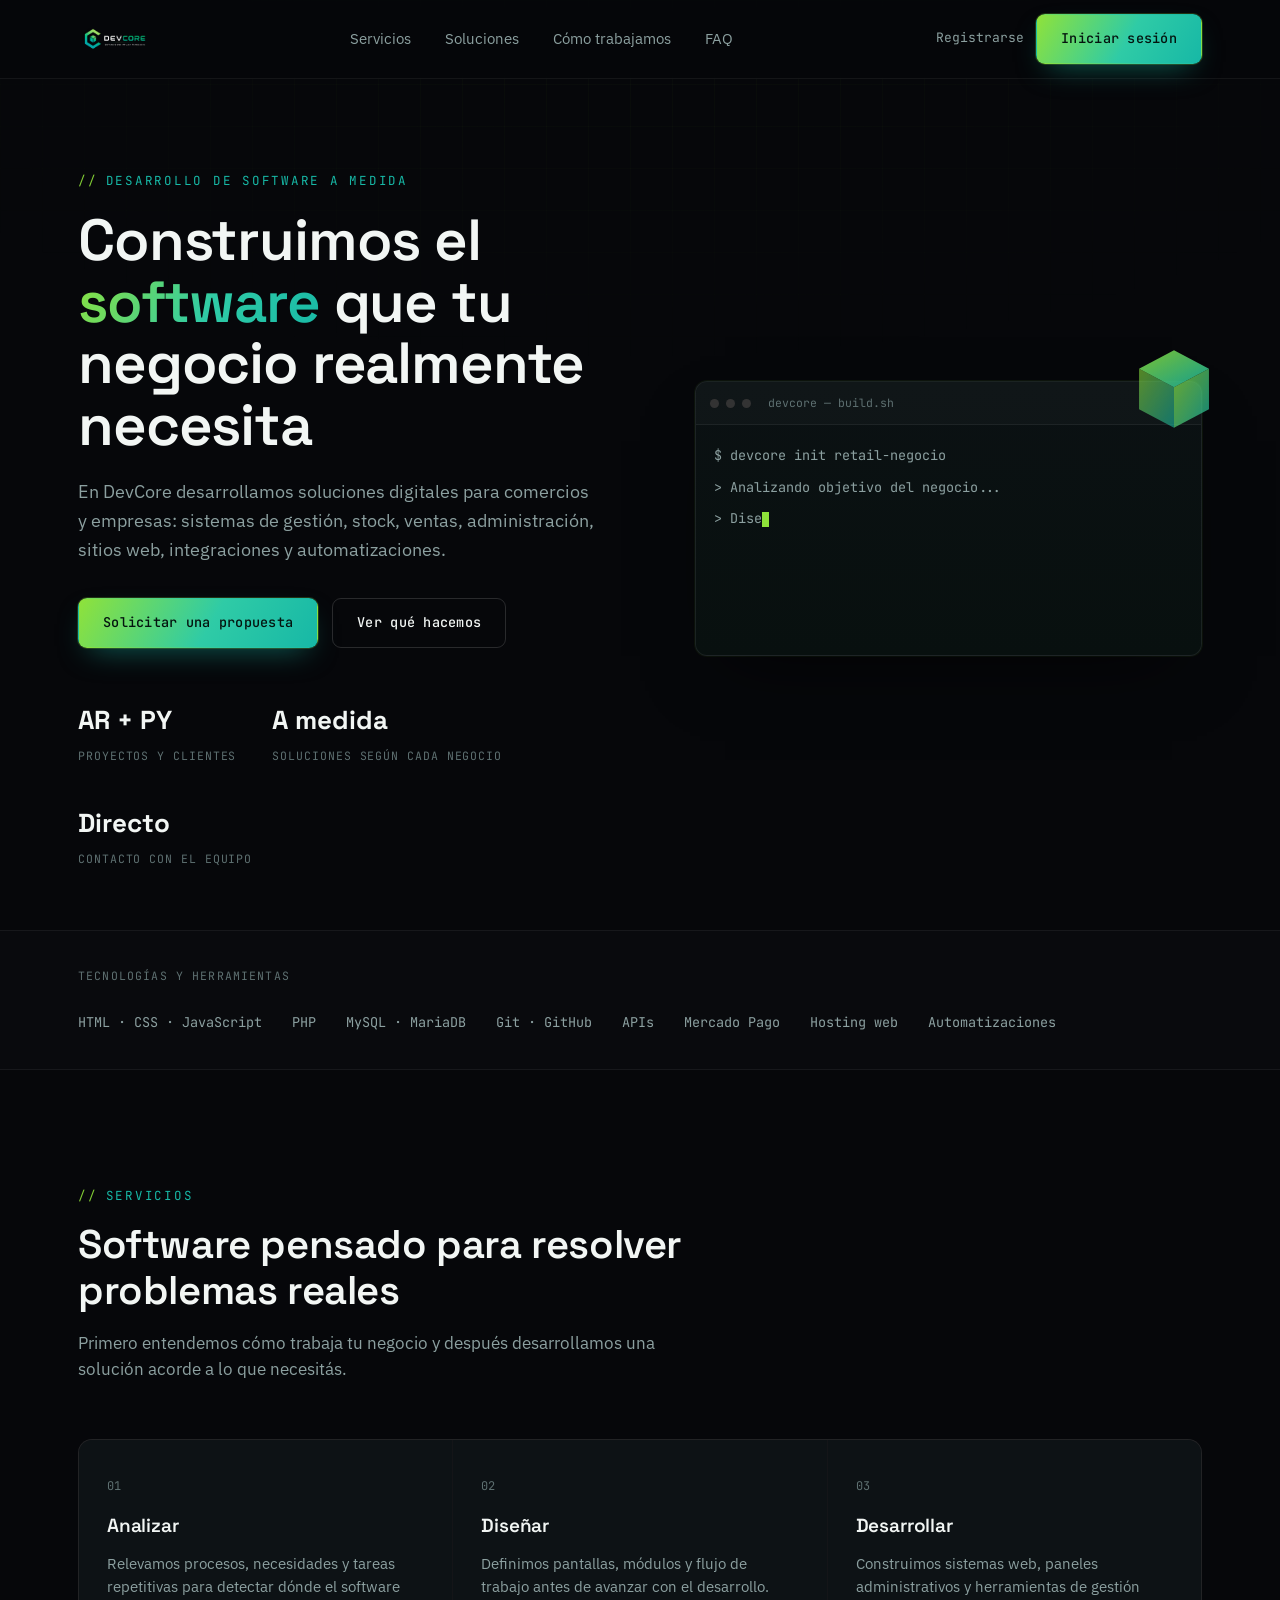
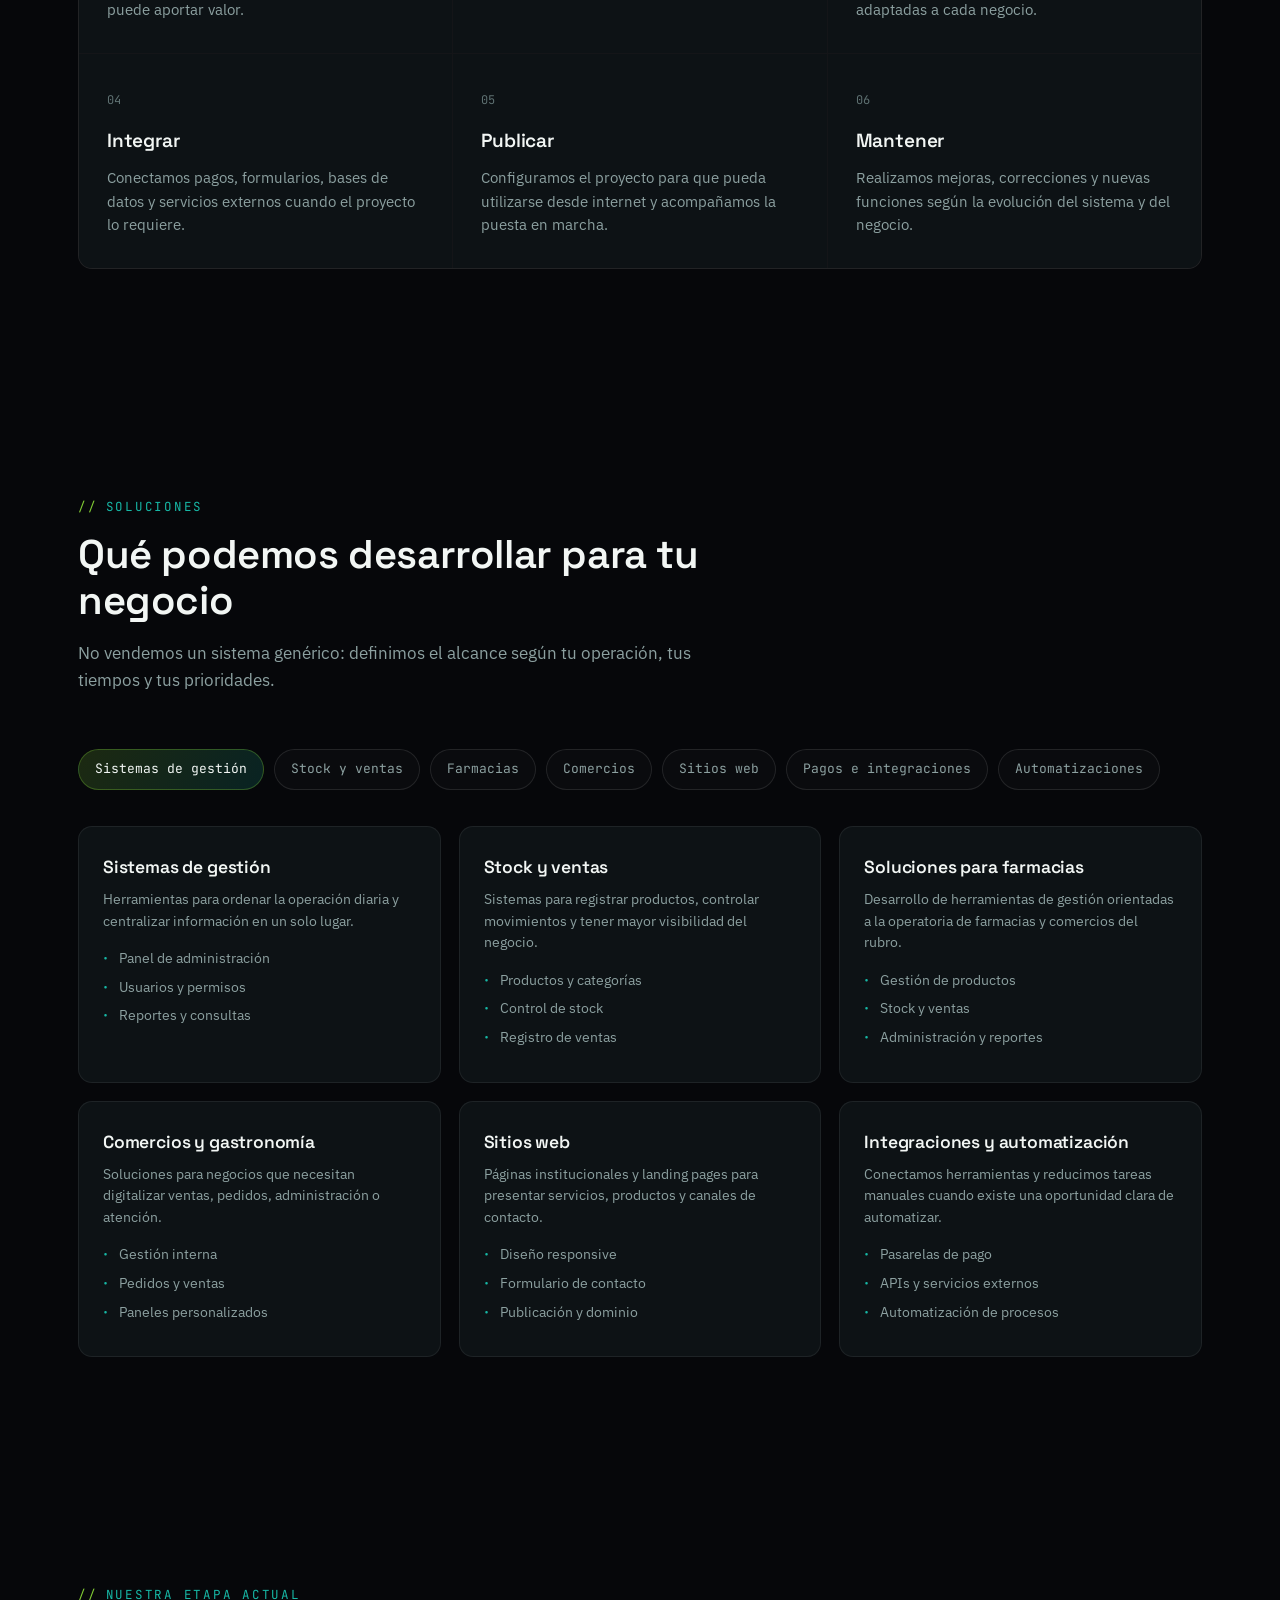
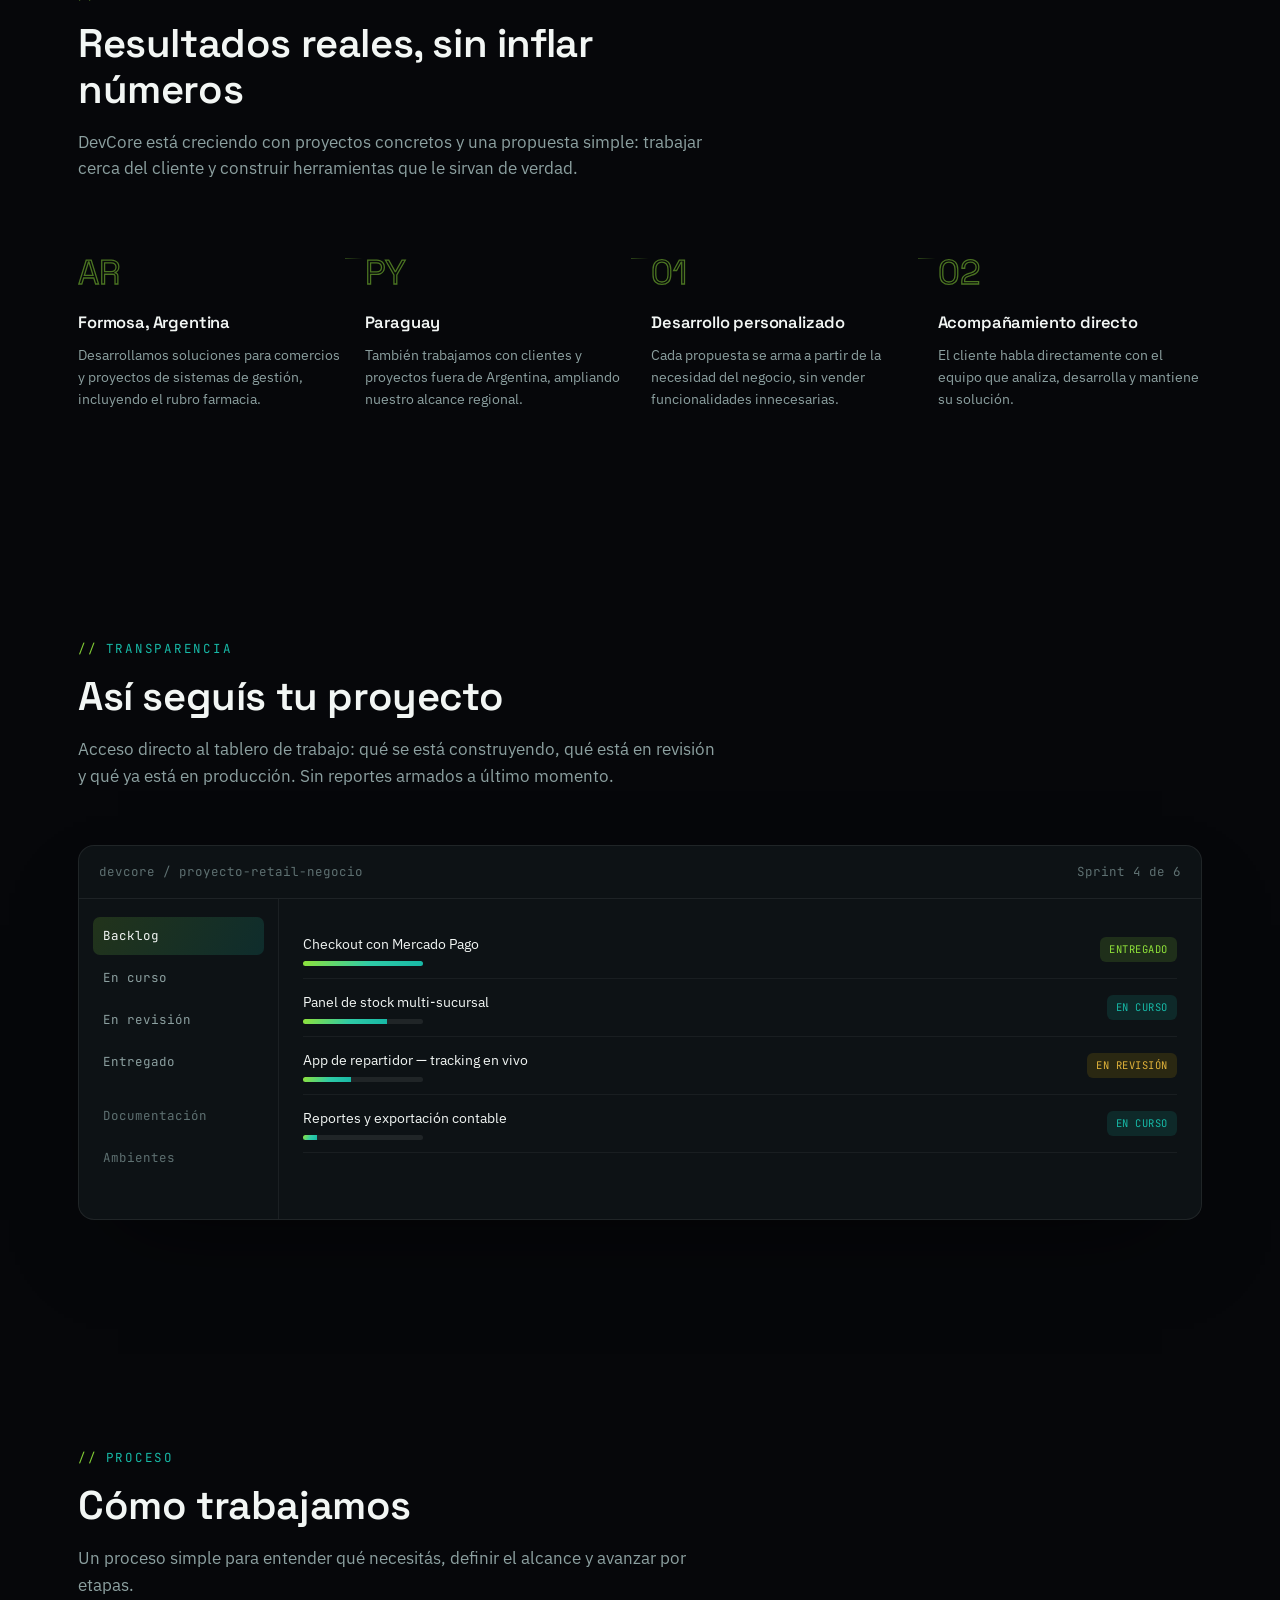
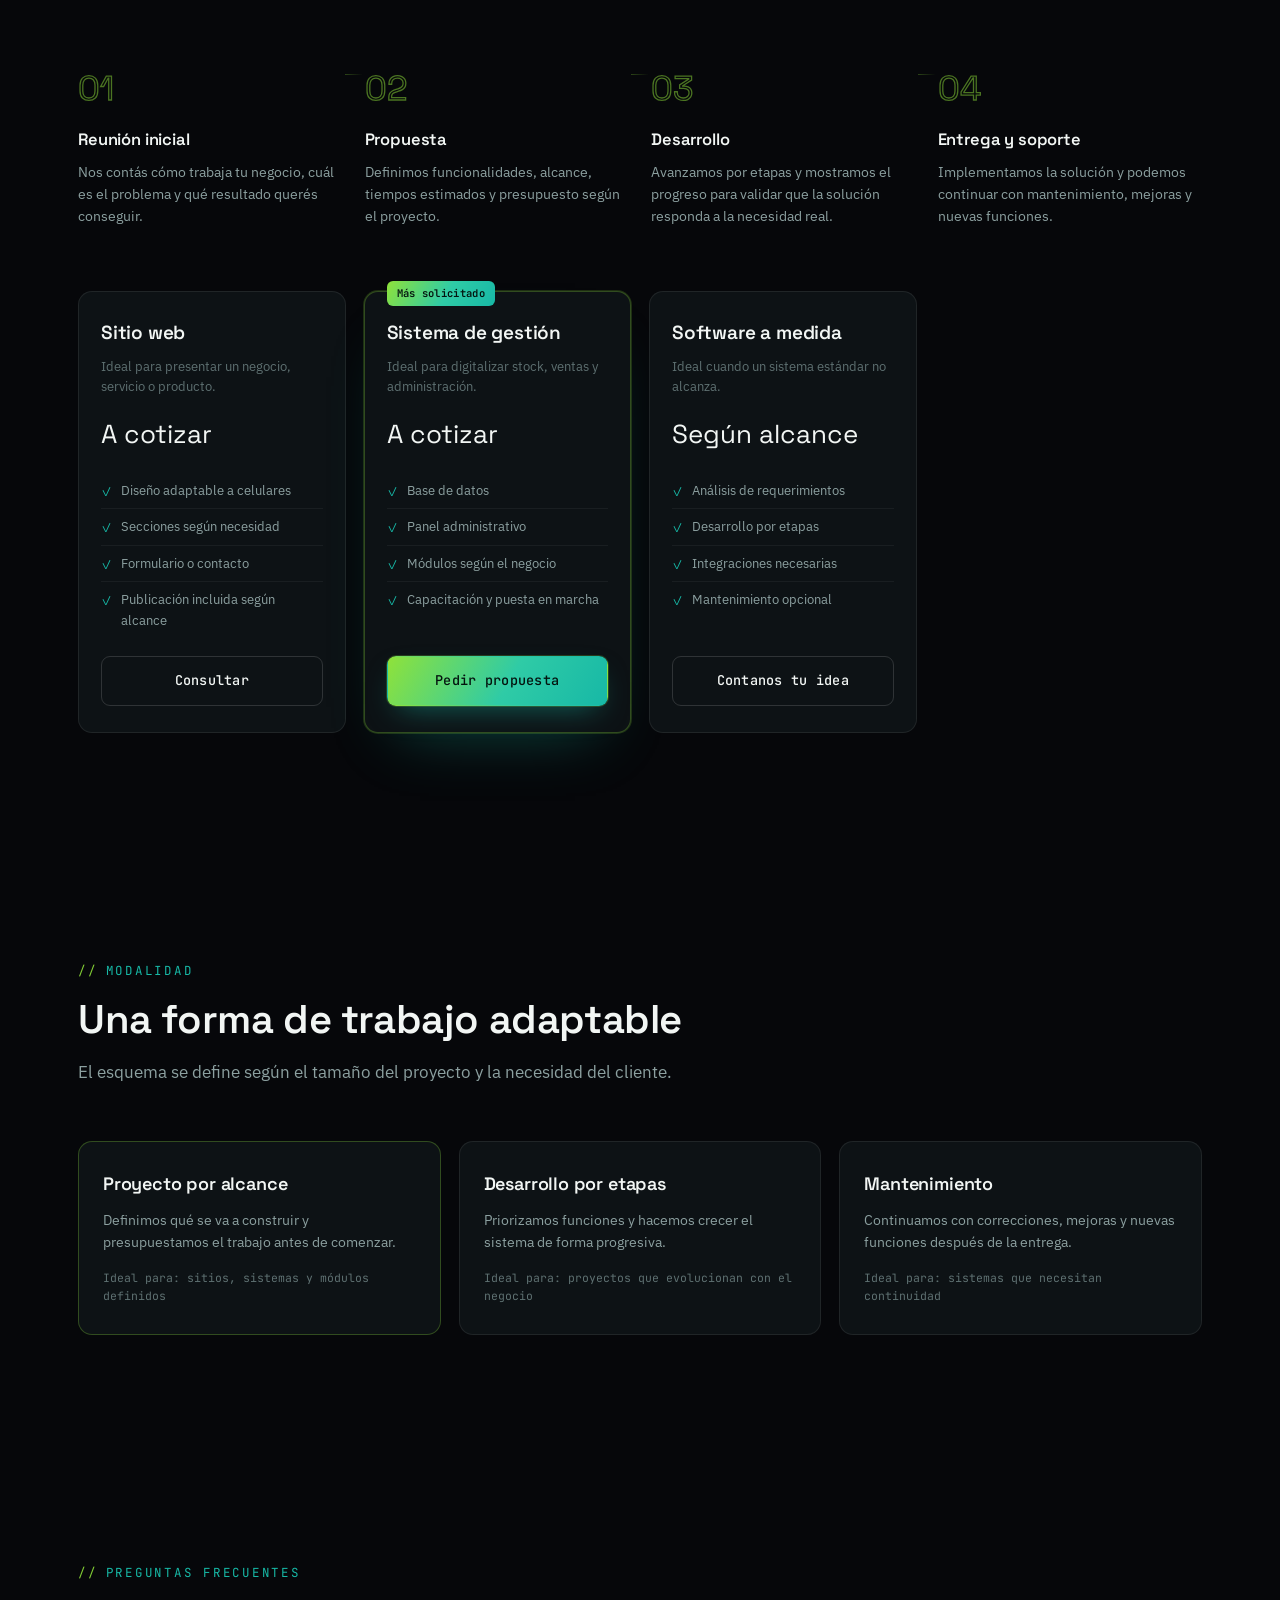
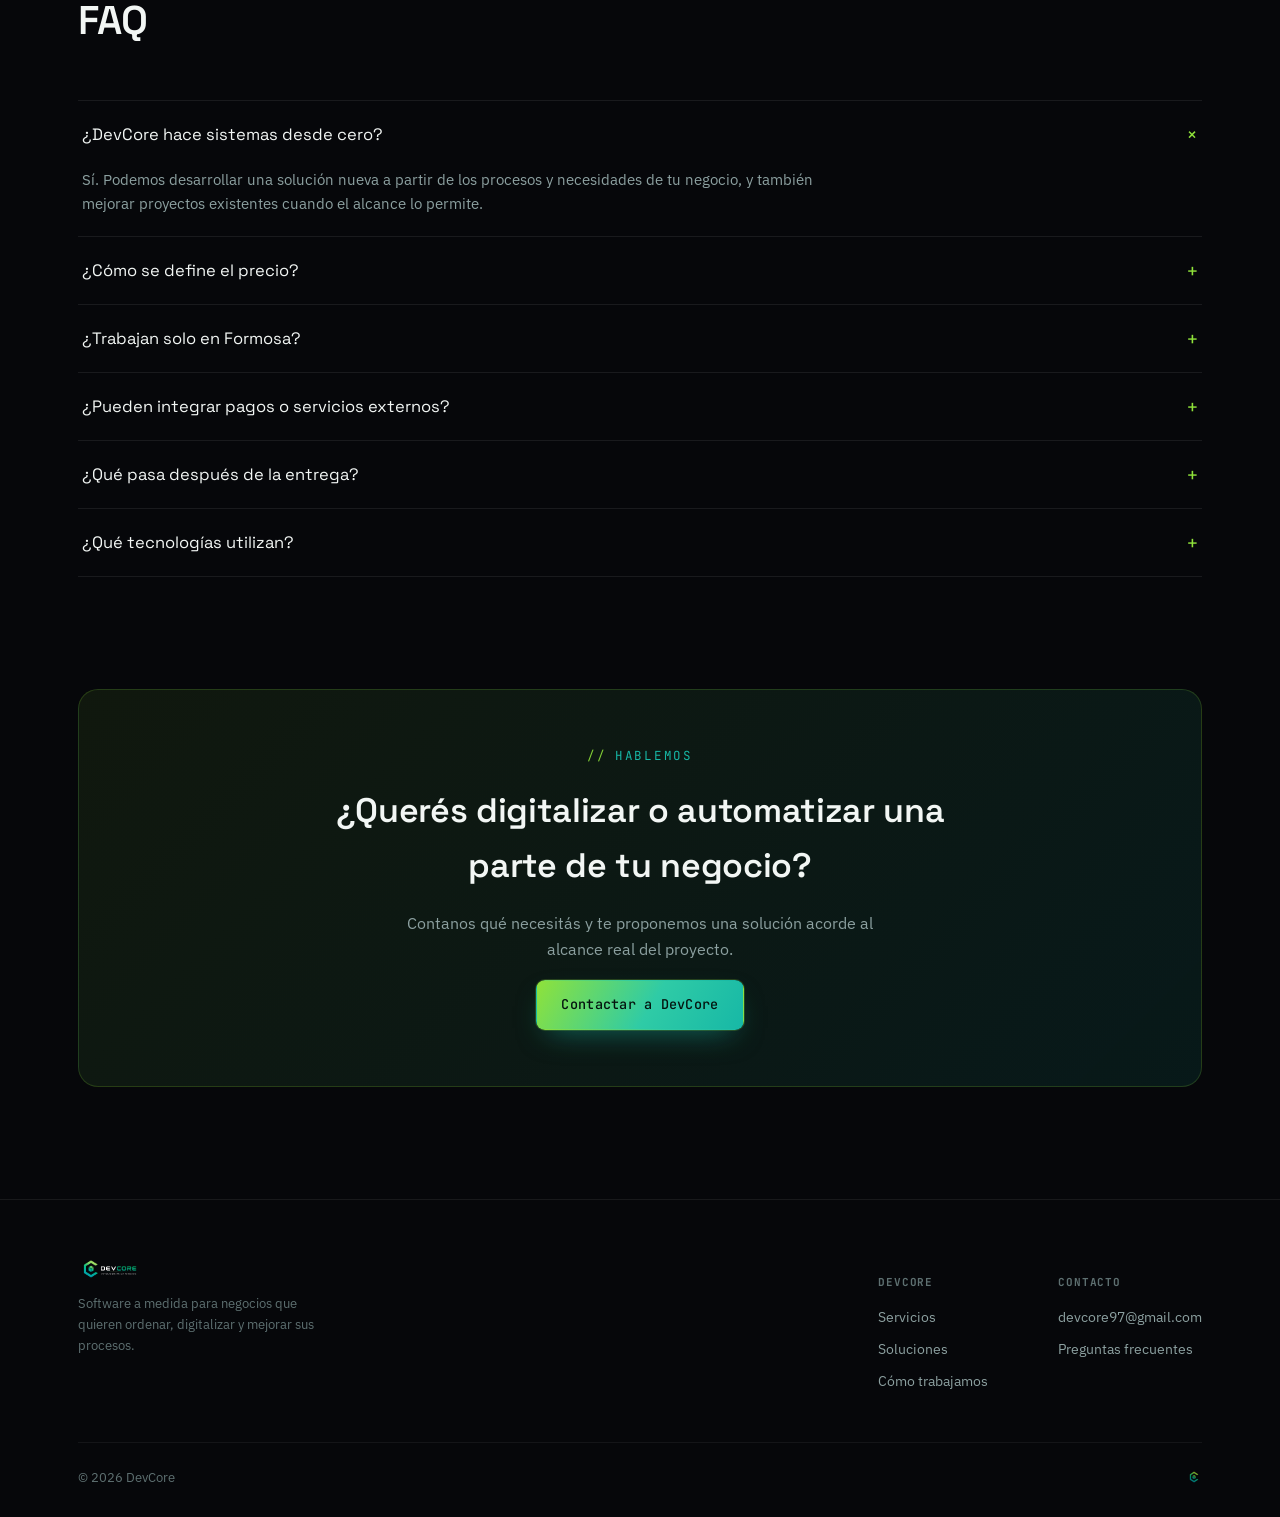
<file: index.html>
<!DOCTYPE html>
<html lang="es-AR">
<head>
<meta charset="UTF-8">
<meta name="viewport" content="width=device-width, initial-scale=1, viewport-fit=cover">
<title>DevCore | Software a medida para tu negocio</title>
<link rel="stylesheet" href="css/style.css">
</head>
<body>

<header class="site">
  <nav class="nav">
    <a href="#" class="nav-logo"><img src="assets/logo-horizontal.webp" alt="DevCore"></a>
    <div class="nav-links">
      <a href="#servicios">Servicios</a>
      <a href="#industrias">Soluciones</a>
      <a href="#planes">Cómo trabajamos</a>
      <a href="#faq">FAQ</a>
    </div>
    <div class="nav-cta">
      <a href="mailto:devcore97@gmail.com" class="nav-login">Contacto</a>
      <a href="mailto:devcore97@gmail.com" class="btn btn-primary">Contanos tu idea</a>
    </div>
    <button class="nav-toggle" aria-label="Menú">☰</button>
  </nav>
</header>

<main>

  <!-- HERO -->
  <section class="hero">
    <div class="wrap hero-grid">
      <div>
        <span class="eyebrow">Desarrollo de software a medida</span>
        <h1>Construimos el <span class="accent">software</span> que tu negocio realmente necesita</h1>
        <p class="sub">En DevCore desarrollamos soluciones digitales para comercios y empresas: sistemas de gestión, stock, ventas, administración, sitios web, integraciones y automatizaciones.</p>
        <div class="hero-cta">
          <a href="mailto:devcore97@gmail.com" class="btn btn-primary">Solicitar una propuesta</a>
          <a href="#servicios" class="btn btn-ghost">Ver qué hacemos</a>
        </div>
        <div class="hero-stats">
          <div class="hero-stat"><b>AR + PY</b><span>Proyectos y clientes</span></div>
          <div class="hero-stat"><b>A medida</b><span>Soluciones según cada negocio</span></div>
          <div class="hero-stat"><b>Directo</b><span>Contacto con el equipo</span></div>
        </div>
      </div>
      <div class="hero-visual reveal">
        <svg class="cube-float" viewBox="0 0 100 100" xmlns="http://www.w3.org/2000/svg">
          <defs>
            <linearGradient id="cubeGrad" x1="0" y1="0" x2="1" y2="1">
              <stop offset="0%" stop-color="#8FE23A"/>
              <stop offset="100%" stop-color="#17B8A6"/>
            </linearGradient>
          </defs>
          <polygon points="50,8 88,28 50,48 12,28" fill="url(#cubeGrad)" opacity="0.95"/>
          <polygon points="12,28 50,48 50,92 12,72" fill="url(#cubeGrad)" opacity="0.65"/>
          <polygon points="88,28 50,48 50,92 88,72" fill="url(#cubeGrad)" opacity="0.8"/>
        </svg>
        <div class="term">
          <div class="term-bar">
            <div class="term-dot"></div><div class="term-dot"></div><div class="term-dot"></div>
            <span class="label">devcore — build.sh</span>
          </div>
          <div class="term-body" id="termBody"></div>
        </div>
      </div>
    </div>
  </section>

  <!-- STACK BELT -->
  <div class="stack-belt">
    <div class="wrap">
      <span class="stack-label">Tecnologías y herramientas</span>
      <div class="stack-items">
        <span>HTML · CSS · JavaScript</span>
        <span>PHP</span>
        <span>MySQL · MariaDB</span>
        <span>Git · GitHub</span>
        <span>APIs</span>
        <span>Mercado Pago</span>
        <span>Hosting web</span>
        <span>Automatizaciones</span>
      </div>
    </div>
  </div>

  <!-- SERVICIOS -->
  <section class="section" id="servicios">
    <div class="wrap">
      <div class="section-head reveal">
        <span class="eyebrow">Servicios</span>
        <h2>Software pensado para resolver problemas reales</h2>
        <p class="lead">Primero entendemos cómo trabaja tu negocio y después desarrollamos una solución acorde a lo que necesitás.</p>
      </div>
      <div class="pillars reveal">
        <div class="pillar">
          <span class="pillar-num">01</span>
          <h3>Analizar</h3>
          <p>Relevamos procesos, necesidades y tareas repetitivas para detectar dónde el software puede aportar valor.</p>
        </div>
        <div class="pillar">
          <span class="pillar-num">02</span>
          <h3>Diseñar</h3>
          <p>Definimos pantallas, módulos y flujo de trabajo antes de avanzar con el desarrollo.</p>
        </div>
        <div class="pillar">
          <span class="pillar-num">03</span>
          <h3>Desarrollar</h3>
          <p>Construimos sistemas web, paneles administrativos y herramientas de gestión adaptadas a cada negocio.</p>
        </div>
        <div class="pillar">
          <span class="pillar-num">04</span>
          <h3>Integrar</h3>
          <p>Conectamos pagos, formularios, bases de datos y servicios externos cuando el proyecto lo requiere.</p>
        </div>
        <div class="pillar">
          <span class="pillar-num">05</span>
          <h3>Publicar</h3>
          <p>Configuramos el proyecto para que pueda utilizarse desde internet y acompañamos la puesta en marcha.</p>
        </div>
        <div class="pillar">
          <span class="pillar-num">06</span>
          <h3>Mantener</h3>
          <p>Realizamos mejoras, correcciones y nuevas funciones según la evolución del sistema y del negocio.</p>
        </div>
      </div>
    </div>
  </section>

  <!-- SOLUCIONES -->
  <section class="section" id="industrias">
    <div class="wrap">
      <div class="section-head reveal">
        <span class="eyebrow">Soluciones</span>
        <h2>Qué podemos desarrollar para tu negocio</h2>
        <p class="lead">No vendemos un sistema genérico: definimos el alcance según tu operación, tus tiempos y tus prioridades.</p>
      </div>
      <div class="chips reveal">
        <span class="chip active">Sistemas de gestión</span>
        <span class="chip">Stock y ventas</span>
        <span class="chip">Farmacias</span>
        <span class="chip">Comercios</span>
        <span class="chip">Sitios web</span>
        <span class="chip">Pagos e integraciones</span>
        <span class="chip">Automatizaciones</span>
      </div>

      <div class="industry-grid reveal">
        <div class="industry-card">
          <h3>Sistemas de gestión</h3>
          <p class="desc">Herramientas para ordenar la operación diaria y centralizar información en un solo lugar.</p>
          <ul>
            <li>Panel de administración</li>
            <li>Usuarios y permisos</li>
            <li>Reportes y consultas</li>
          </ul>
        </div>
        <div class="industry-card">
          <h3>Stock y ventas</h3>
          <p class="desc">Sistemas para registrar productos, controlar movimientos y tener mayor visibilidad del negocio.</p>
          <ul>
            <li>Productos y categorías</li>
            <li>Control de stock</li>
            <li>Registro de ventas</li>
          </ul>
        </div>
        <div class="industry-card">
          <h3>Soluciones para farmacias</h3>
          <p class="desc">Desarrollo de herramientas de gestión orientadas a la operatoria de farmacias y comercios del rubro.</p>
          <ul>
            <li>Gestión de productos</li>
            <li>Stock y ventas</li>
            <li>Administración y reportes</li>
          </ul>
        </div>
        <div class="industry-card">
          <h3>Comercios y gastronomía</h3>
          <p class="desc">Soluciones para negocios que necesitan digitalizar ventas, pedidos, administración o atención.</p>
          <ul>
            <li>Gestión interna</li>
            <li>Pedidos y ventas</li>
            <li>Paneles personalizados</li>
          </ul>
        </div>
        <div class="industry-card">
          <h3>Sitios web</h3>
          <p class="desc">Páginas institucionales y landing pages para presentar servicios, productos y canales de contacto.</p>
          <ul>
            <li>Diseño responsive</li>
            <li>Formulario de contacto</li>
            <li>Publicación y dominio</li>
          </ul>
        </div>
        <div class="industry-card">
          <h3>Integraciones y automatización</h3>
          <p class="desc">Conectamos herramientas y reducimos tareas manuales cuando existe una oportunidad clara de automatizar.</p>
          <ul>
            <li>Pasarelas de pago</li>
            <li>APIs y servicios externos</li>
            <li>Automatización de procesos</li>
          </ul>
        </div>
      </div>
    </div>
  </section>

  <!-- EXPERIENCIA ACTUAL -->
  <section class="section">
    <div class="wrap">
      <div class="section-head reveal">
        <span class="eyebrow">Nuestra etapa actual</span>
        <h2>Resultados reales, sin inflar números</h2>
        <p class="lead">DevCore está creciendo con proyectos concretos y una propuesta simple: trabajar cerca del cliente y construir herramientas que le sirvan de verdad.</p>
      </div>
      <div class="steps reveal">
        <div class="step">
          <div class="step-num">AR</div>
          <h4>Formosa, Argentina</h4>
          <p>Desarrollamos soluciones para comercios y proyectos de sistemas de gestión, incluyendo el rubro farmacia.</p>
        </div>
        <div class="step">
          <div class="step-num">PY</div>
          <h4>Paraguay</h4>
          <p>También trabajamos con clientes y proyectos fuera de Argentina, ampliando nuestro alcance regional.</p>
        </div>
        <div class="step">
          <div class="step-num">01</div>
          <h4>Desarrollo personalizado</h4>
          <p>Cada propuesta se arma a partir de la necesidad del negocio, sin vender funcionalidades innecesarias.</p>
        </div>
        <div class="step">
          <div class="step-num">02</div>
          <h4>Acompañamiento directo</h4>
          <p>El cliente habla directamente con el equipo que analiza, desarrolla y mantiene su solución.</p>
        </div>
      </div>
    </div>
  </section>

  <!-- PANEL DE SEGUIMIENTO -->
  <section class="section" id="seguimiento">
    <div class="wrap">
      <div class="section-head reveal">
        <span class="eyebrow">Transparencia</span>
        <h2>Así seguís tu proyecto</h2>
        <p class="lead">Acceso directo al tablero de trabajo: qué se está construyendo, qué está en revisión y qué ya está en producción. Sin reportes armados a último momento.</p>
      </div>
      <div class="mockcard reveal">
        <div class="mock-top">
          <span class="t">devcore / proyecto-retail-negocio</span>
          <span class="t">Sprint 4 de 6</span>
        </div>
        <div class="mock-body">
          <div class="mock-side">
            <div class="item active">Backlog</div>
            <div class="item">En curso</div>
            <div class="item">En revisión</div>
            <div class="item">Entregado</div>
            <div class="item" style="margin-top:16px; color:#5E7071;">Documentación</div>
            <div class="item" style="color:#5E7071;">Ambientes</div>
          </div>
          <div class="mock-main">
            <div class="mock-row">
              <div>
                <div class="name">Checkout con Mercado Pago</div>
                <div class="bar"><i style="width:100%"></i></div>
              </div>
              <span class="badge done">Entregado</span>
            </div>
            <div class="mock-row">
              <div>
                <div class="name">Panel de stock multi-sucursal</div>
                <div class="bar"><i style="width:70%"></i></div>
              </div>
              <span class="badge progress">En curso</span>
            </div>
            <div class="mock-row">
              <div>
                <div class="name">App de repartidor — tracking en vivo</div>
                <div class="bar"><i style="width:40%"></i></div>
              </div>
              <span class="badge review">En revisión</span>
            </div>
            <div class="mock-row">
              <div>
                <div class="name">Reportes y exportación contable</div>
                <div class="bar"><i style="width:12%"></i></div>
              </div>
              <span class="badge progress">En curso</span>
            </div>
          </div>
        </div>
      </div>
    </div>
  </section>

  <!-- COMO TRABAJAMOS -->
  <section class="section" id="planes">
    <div class="wrap">
      <div class="section-head reveal">
        <span class="eyebrow">Proceso</span>
        <h2>Cómo trabajamos</h2>
        <p class="lead">Un proceso simple para entender qué necesitás, definir el alcance y avanzar por etapas.</p>
      </div>
      <div class="steps reveal">
        <div class="step">
          <div class="step-num">01</div>
          <h4>Reunión inicial</h4>
          <p>Nos contás cómo trabaja tu negocio, cuál es el problema y qué resultado querés conseguir.</p>
        </div>
        <div class="step">
          <div class="step-num">02</div>
          <h4>Propuesta</h4>
          <p>Definimos funcionalidades, alcance, tiempos estimados y presupuesto según el proyecto.</p>
        </div>
        <div class="step">
          <div class="step-num">03</div>
          <h4>Desarrollo</h4>
          <p>Avanzamos por etapas y mostramos el progreso para validar que la solución responda a la necesidad real.</p>
        </div>
        <div class="step">
          <div class="step-num">04</div>
          <h4>Entrega y soporte</h4>
          <p>Implementamos la solución y podemos continuar con mantenimiento, mejoras y nuevas funciones.</p>
        </div>
      </div>

      <div style="margin-top:64px;">
        <div class="plan-grid reveal">
          <div class="plan-card">
            <h3>Sitio web</h3>
            <p class="ideal">Ideal para presentar un negocio, servicio o producto.</p>
            <div class="price">A cotizar</div>
            <ul class="plan-feats">
              <li>Diseño adaptable a celulares</li>
              <li>Secciones según necesidad</li>
              <li>Formulario o contacto</li>
              <li>Publicación incluida según alcance</li>
            </ul>
            <a href="mailto:devcore97@gmail.com" class="btn btn-ghost btn-block">Consultar</a>
          </div>

          <div class="plan-card featured">
            <span class="plan-tag">Más solicitado</span>
            <h3>Sistema de gestión</h3>
            <p class="ideal">Ideal para digitalizar stock, ventas y administración.</p>
            <div class="price">A cotizar</div>
            <ul class="plan-feats">
              <li>Base de datos</li>
              <li>Panel administrativo</li>
              <li>Módulos según el negocio</li>
              <li>Capacitación y puesta en marcha</li>
            </ul>
            <a href="mailto:devcore97@gmail.com" class="btn btn-primary btn-block">Pedir propuesta</a>
          </div>

          <div class="plan-card">
            <h3>Software a medida</h3>
            <p class="ideal">Ideal cuando un sistema estándar no alcanza.</p>
            <div class="price">Según alcance</div>
            <ul class="plan-feats">
              <li>Análisis de requerimientos</li>
              <li>Desarrollo por etapas</li>
              <li>Integraciones necesarias</li>
              <li>Mantenimiento opcional</li>
            </ul>
            <a href="mailto:devcore97@gmail.com" class="btn btn-ghost btn-block">Contanos tu idea</a>
          </div>
        </div>
      </div>
    </div>
  </section>

  <!-- MODALIDAD -->
  <section class="section">
    <div class="wrap">
      <div class="section-head reveal">
        <span class="eyebrow">Modalidad</span>
        <h2>Una forma de trabajo adaptable</h2>
        <p class="lead">El esquema se define según el tamaño del proyecto y la necesidad del cliente.</p>
      </div>
      <div class="mod-grid reveal">
        <div class="mod-card reco">
          <h3>Proyecto por alcance</h3>
          <p>Definimos qué se va a construir y presupuestamos el trabajo antes de comenzar.</p>
          <div class="when">Ideal para: sitios, sistemas y módulos definidos</div>
        </div>
        <div class="mod-card">
          <h3>Desarrollo por etapas</h3>
          <p>Priorizamos funciones y hacemos crecer el sistema de forma progresiva.</p>
          <div class="when">Ideal para: proyectos que evolucionan con el negocio</div>
        </div>
        <div class="mod-card">
          <h3>Mantenimiento</h3>
          <p>Continuamos con correcciones, mejoras y nuevas funciones después de la entrega.</p>
          <div class="when">Ideal para: sistemas que necesitan continuidad</div>
        </div>
      </div>
    </div>
  </section>

  <!-- FAQ -->
  <section class="section" id="faq">
    <div class="wrap">
      <div class="section-head reveal">
        <span class="eyebrow">Preguntas frecuentes</span>
        <h2>FAQ</h2>
      </div>
      <div class="faq-list reveal">

        <div class="faq-item open">
          <button class="faq-q"><span>¿DevCore hace sistemas desde cero?</span><span class="plus">+</span></button>
          <div class="faq-a"><p>Sí. Podemos desarrollar una solución nueva a partir de los procesos y necesidades de tu negocio, y también mejorar proyectos existentes cuando el alcance lo permite.</p></div>
        </div>

        <div class="faq-item">
          <button class="faq-q"><span>¿Cómo se define el precio?</span><span class="plus">+</span></button>
          <div class="faq-a"><p>Primero relevamos lo que necesitás. Después armamos una propuesta según funcionalidades, complejidad, tiempos e integraciones. Preferimos cotizar cada proyecto de forma realista en lugar de publicar precios que después no coinciden con el trabajo.</p></div>
        </div>

        <div class="faq-item">
          <button class="faq-q"><span>¿Trabajan solo en Formosa?</span><span class="plus">+</span></button>
          <div class="faq-a"><p>No. Trabajamos de forma remota y actualmente tenemos alcance en Argentina y Paraguay.</p></div>
        </div>

        <div class="faq-item">
          <button class="faq-q"><span>¿Pueden integrar pagos o servicios externos?</span><span class="plus">+</span></button>
          <div class="faq-a"><p>Sí, cuando el proyecto lo requiere podemos integrar pasarelas de pago, APIs y otros servicios compatibles con la solución.</p></div>
        </div>

        <div class="faq-item">
          <button class="faq-q"><span>¿Qué pasa después de la entrega?</span><span class="plus">+</span></button>
          <div class="faq-a"><p>Podemos continuar con soporte, mantenimiento, correcciones y nuevas funcionalidades según lo que el negocio vaya necesitando.</p></div>
        </div>

        <div class="faq-item">
          <button class="faq-q"><span>¿Qué tecnologías utilizan?</span><span class="plus">+</span></button>
          <div class="faq-a"><p>Trabajamos con tecnologías web y bases de datos como HTML, CSS, JavaScript, PHP, MySQL/MariaDB, Git y GitHub, además de integraciones y servicios externos según cada proyecto.</p></div>
        </div>

      </div>
    </div>
  </section>

  <!-- CTA FINAL -->
  <section class="section" style="padding-top:0;">
    <div class="wrap">
      <div class="cta-band reveal">
        <span class="eyebrow">Hablemos</span>
        <h2>¿Querés digitalizar o automatizar una parte de tu negocio?</h2>
        <p>Contanos qué necesitás y te proponemos una solución acorde al alcance real del proyecto.</p>
        <a href="mailto:devcore97@gmail.com" class="btn btn-primary">Contactar a DevCore</a>
      </div>
    </div>
  </section>

</main>

<footer>
  <div class="wrap">
    <div class="foot-top">
      <div>
        <div class="foot-logo"><img src="assets/logo-horizontal.webp" alt="DevCore"></div>
        <p class="foot-tag">Software a medida para negocios que quieren ordenar, digitalizar y mejorar sus procesos.</p>
      </div>
      <div class="foot-cols">
        <div class="foot-col">
          <h5>DevCore</h5>
          <a href="#servicios">Servicios</a>
          <a href="#industrias">Soluciones</a>
          <a href="#planes">Cómo trabajamos</a>
        </div>
        <div class="foot-col">
          <h5>Contacto</h5>
          <a href="mailto:devcore97@gmail.com">devcore97@gmail.com</a>
          <a href="#faq">Preguntas frecuentes</a>
        </div>
      </div>
    </div>
    <div class="foot-bottom">
      <span>© 2026 DevCore</span>
      <img class="icon" src="assets/icon.webp" alt="">
    </div>
  </div>
</footer>

<script src="js/main.js" defer></script>

</body>
</html>
</file>
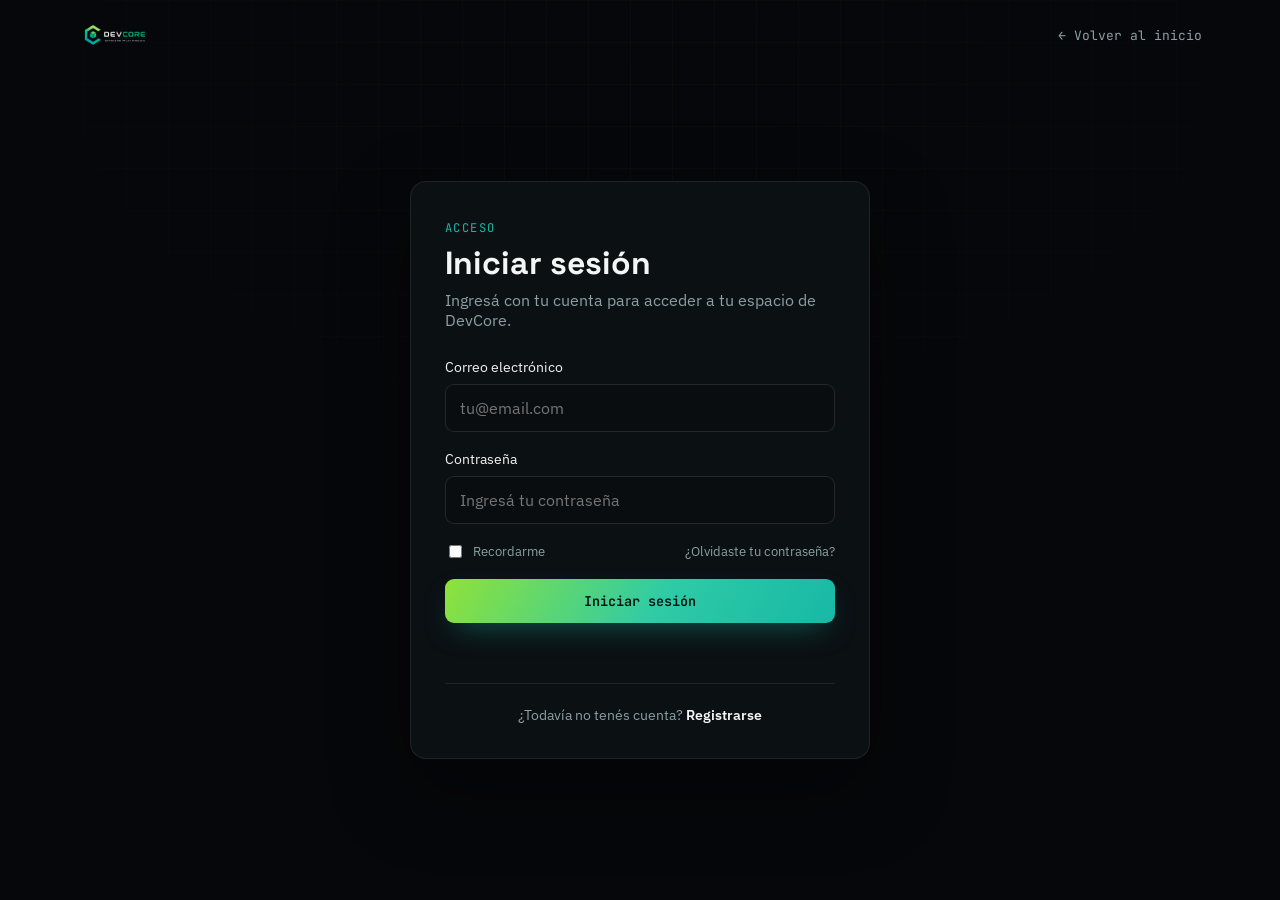
<file: login.html>
<!DOCTYPE html>
<html lang="es-AR">
<head>
  <meta charset="UTF-8">
  <meta name="viewport" content="width=device-width, initial-scale=1">
  <title>Iniciar sesión | DevCore</title>
  <link rel="stylesheet" href="css/auth.css">
</head>
<body>
  <header class="auth-top">
    <a class="auth-logo" href="index.html" aria-label="Volver al inicio">
      <img src="assets/logo-horizontal.webp" alt="DevCore">
    </a>
    <a class="back-link" href="index.html">← Volver al inicio</a>
  </header>

  <main class="auth-main">
    <section class="auth-card">
      <span class="auth-eyebrow">Acceso</span>
      <h1>Iniciar sesión</h1>
      <p class="auth-sub">Ingresá con tu cuenta para acceder a tu espacio de DevCore.</p>

      <form class="auth-form" id="loginForm">
        <div class="field">
          <label for="loginEmail">Correo electrónico</label>
          <input id="loginEmail" name="email" type="email" autocomplete="email" placeholder="tu@email.com" required>
        </div>

        <div class="field">
          <label for="loginPassword">Contraseña</label>
          <input id="loginPassword" name="password" type="password" autocomplete="current-password" placeholder="Ingresá tu contraseña" required>
        </div>

        <div class="form-row">
          <label class="check"><input type="checkbox" name="remember"> Recordarme</label>
          <span>¿Olvidaste tu contraseña?</span>
        </div>

        <button class="auth-btn" type="submit">Iniciar sesión</button>
      </form>

      <div class="auth-note" id="loginNote" aria-live="polite"></div>

      <div class="auth-switch">
        ¿Todavía no tenés cuenta? <a href="registro.html">Registrarse</a>
      </div>
    </section>
  </main>

  <script>
    document.getElementById('loginForm').addEventListener('submit', function (event) {
      event.preventDefault();
      document.getElementById('loginNote').textContent = 'Interfaz lista. El próximo paso es conectar la autenticación y la base de datos.';
    });
  </script>
</body>
</html>
</file>
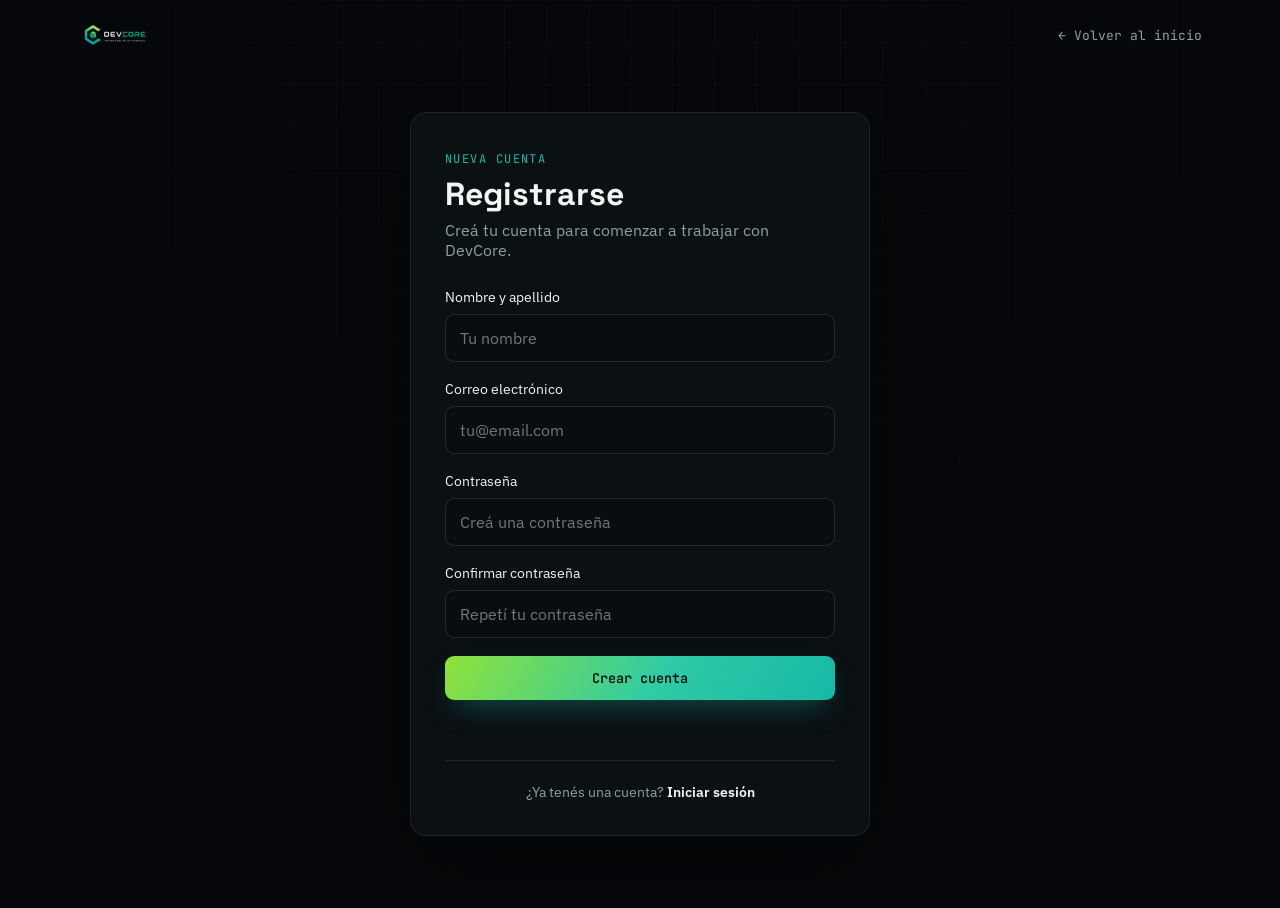
<file: registro.html>
<!DOCTYPE html>
<html lang="es-AR">
<head>
  <meta charset="UTF-8">
  <meta name="viewport" content="width=device-width, initial-scale=1">
  <title>Registrarse | DevCore</title>
  <link rel="stylesheet" href="css/auth.css">
</head>
<body>
  <header class="auth-top">
    <a class="auth-logo" href="index.html" aria-label="Volver al inicio">
      <img src="assets/logo-horizontal.webp" alt="DevCore">
    </a>
    <a class="back-link" href="index.html">← Volver al inicio</a>
  </header>

  <main class="auth-main">
    <section class="auth-card">
      <span class="auth-eyebrow">Nueva cuenta</span>
      <h1>Registrarse</h1>
      <p class="auth-sub">Creá tu cuenta para comenzar a trabajar con DevCore.</p>

      <form class="auth-form" id="registerForm">
        <div class="field">
          <label for="registerName">Nombre y apellido</label>
          <input id="registerName" name="name" type="text" autocomplete="name" placeholder="Tu nombre" required>
        </div>

        <div class="field">
          <label for="registerEmail">Correo electrónico</label>
          <input id="registerEmail" name="email" type="email" autocomplete="email" placeholder="tu@email.com" required>
        </div>

        <div class="field">
          <label for="registerPassword">Contraseña</label>
          <input id="registerPassword" name="password" type="password" autocomplete="new-password" placeholder="Creá una contraseña" minlength="8" required>
        </div>

        <div class="field">
          <label for="registerPasswordConfirm">Confirmar contraseña</label>
          <input id="registerPasswordConfirm" name="passwordConfirm" type="password" autocomplete="new-password" placeholder="Repetí tu contraseña" minlength="8" required>
        </div>

        <button class="auth-btn" type="submit">Crear cuenta</button>
      </form>

      <div class="auth-note" id="registerNote" aria-live="polite"></div>

      <div class="auth-switch">
        ¿Ya tenés una cuenta? <a href="login.html">Iniciar sesión</a>
      </div>
    </section>
  </main>

  <script>
    document.getElementById('registerForm').addEventListener('submit', function (event) {
      event.preventDefault();

      const password = document.getElementById('registerPassword').value;
      const confirmation = document.getElementById('registerPasswordConfirm').value;
      const note = document.getElementById('registerNote');

      if (password !== confirmation) {
        note.textContent = 'Las contraseñas no coinciden.';
        return;
      }

      note.textContent = 'Interfaz lista. El próximo paso es conectar el registro con la base de datos.';
    });
  </script>
</body>
</html>
</file>
<file: css/style.css>
@import url('https://fonts.googleapis.com/css2?family=Space+Grotesk:wght@400;500;600;700&family=IBM+Plex+Sans:wght@400;500;600;700&family=JetBrains+Mono:wght@400;500;600&display=swap');

:root{
  --void:#06070a;
  --panel:#0d1215;
  --panel-2:#111a1c;
  --line: rgba(143,226,58,0.14);
  --line-strong: rgba(143,226,58,0.28);
  --lime:#8FE23A;
  --teal:#17B8A6;
  --deep:#0B4A52;
  --ink:#F2F6F4;
  --muted:#8CA0A0;
  --muted-2:#5E7071;
  --grad: linear-gradient(120deg, #8FE23A 0%, #2FCBA6 55%, #17B8A6 100%);
  --grad-soft: linear-gradient(120deg, rgba(143,226,58,0.16) 0%, rgba(23,184,166,0.16) 100%);
  --radius: 14px;
  --mono: 'JetBrains Mono', ui-monospace, monospace;
  --disp: 'Space Grotesk', sans-serif;
  --body: 'IBM Plex Sans', sans-serif;
}

*{box-sizing:border-box;}
html{scroll-behavior:smooth;}
body{
  margin:0;
  background:var(--void);
  color:var(--ink);
  font-family:var(--body);
  font-size:16px;
  line-height:1.6;
  -webkit-font-smoothing:antialiased;
  overflow-x:hidden;
}
body::before{
  content:"";
  position:fixed;
  inset:0;
  pointer-events:none;
  z-index:0;
  background-image:
    linear-gradient(rgba(143,226,58,0.035) 1px, transparent 1px),
    linear-gradient(90deg, rgba(143,226,58,0.035) 1px, transparent 1px);
  background-size: 42px 42px;
  mask-image: radial-gradient(ellipse 100% 60% at 50% 0%, black 0%, transparent 70%);
}
img{max-width:100%; display:block;}
a{color:inherit; text-decoration:none;}
h1,h2,h3,h4{font-family:var(--disp); margin:0; font-weight:600; letter-spacing:-0.01em;}
p{margin:0;}
button{font-family:inherit; cursor:pointer;}
.wrap{max-width:1180px; margin:0 auto; padding:0 28px; position:relative; z-index:1;}
.eyebrow{
  font-family:var(--mono);
  font-size:12.5px;
  letter-spacing:0.14em;
  text-transform:uppercase;
  color:var(--teal);
  display:inline-flex;
  align-items:center;
  gap:8px;
}
.eyebrow::before{content:"//"; color:var(--lime); opacity:0.9;}
.section{padding:112px 0;}
.section-head{max-width:640px; margin:0 0 56px;}
.section-head h2{font-size:clamp(28px,4vw,40px); margin-top:14px; line-height:1.15;}
.section-head p.lead{margin-top:16px; color:var(--muted); font-size:16.5px;}
.btn{
  display:inline-flex; align-items:center; justify-content:center; gap:8px;
  font-family:var(--mono); font-size:13.5px; font-weight:500; letter-spacing:0.02em;
  padding:13px 24px; border-radius:9px; border:1px solid transparent;
  transition:transform .18s ease, box-shadow .18s ease, opacity .18s ease;
  white-space:nowrap;
}
.btn:active{transform:translateY(1px);}
.btn-primary{
  background:var(--grad); color:#04140f;
  box-shadow:0 0 0 1px rgba(143,226,58,0.2), 0 12px 30px -12px rgba(23,184,166,0.55);
}
.btn-primary:hover{box-shadow:0 0 0 1px rgba(143,226,58,0.4), 0 16px 36px -10px rgba(23,184,166,0.7);}
.btn-ghost{
  background:transparent; color:var(--ink); border-color:rgba(255,255,255,0.14);
}
.btn-ghost:hover{border-color:var(--line-strong); background:rgba(255,255,255,0.03);}
.btn-block{width:100%;}

/* NAV */
header.site{
  position:sticky; top:0; z-index:50;
  background:rgba(6,7,10,0.78);
  backdrop-filter: blur(14px);
  border-bottom:1px solid rgba(255,255,255,0.06);
}
.nav{display:flex; align-items:center; justify-content:space-between; padding:14px 28px; max-width:1180px; margin:0 auto;}
.nav-logo{display:flex; align-items:center; height:30px;}
.nav-logo img{height:100%; width:auto;}
.nav-links{display:flex; gap:34px; font-size:14.5px; color:var(--muted);}
.nav-links a{transition:color .15s ease;}
.nav-links a:hover{color:var(--ink);}
.nav-cta{display:flex; align-items:center; gap:12px;}
.nav-login{font-family:var(--mono); font-size:13px; color:var(--muted);}
.nav-login:hover{color:var(--ink);}
.nav-toggle{display:none; background:none; border:none; color:var(--ink); font-size:22px;}

@media (max-width:880px){
  .nav-links{display:none;}
  .nav-toggle{display:block;}
  .nav-cta .btn-ghost{display:none;}
}

/* HERO */
.hero{padding:88px 0 60px; position:relative;}
.hero-grid{display:grid; grid-template-columns:1.05fr 0.95fr; gap:56px; align-items:center;}
.hero h1{font-size:clamp(34px,5vw,58px); line-height:1.06; margin-top:18px; letter-spacing:-0.02em;}
.hero h1 .accent{background:var(--grad); -webkit-background-clip:text; background-clip:text; color:transparent;}
.hero p.sub{margin-top:22px; font-size:18px; color:var(--muted); max-width:520px;}
.hero-cta{display:flex; gap:14px; margin-top:34px; flex-wrap:wrap;}
.hero-stats{display:flex; gap:36px; margin-top:52px; flex-wrap:wrap;}
.hero-stat b{display:block; font-family:var(--disp); font-size:26px; color:var(--ink);}
.hero-stat span{font-family:var(--mono); font-size:11.5px; color:var(--muted-2); text-transform:uppercase; letter-spacing:0.08em;}

/* Terminal / cube visual */
.hero-visual{position:relative;}
.term{
  background:linear-gradient(180deg, #0B1113, #08100f);
  border:1px solid rgba(255,255,255,0.08);
  border-radius:12px;
  overflow:hidden;
  box-shadow:0 30px 70px -30px rgba(0,0,0,0.7), 0 0 0 1px rgba(143,226,58,0.06);
}
.term-bar{display:flex; align-items:center; gap:7px; padding:12px 14px; border-bottom:1px solid rgba(255,255,255,0.06); background:rgba(255,255,255,0.02);}
.term-dot{width:9px; height:9px; border-radius:50%; background:#333;}
.term-bar span.label{margin-left:10px; font-family:var(--mono); font-size:11.5px; color:var(--muted-2);}
.term-body{padding:20px 18px 24px; font-family:var(--mono); font-size:13.5px; min-height:230px;}
.term-line{color:var(--muted); margin-bottom:10px; white-space:pre-wrap;}
.term-line .prompt{color:var(--lime);}
.term-line .ok{color:var(--teal);}
.term-caret{display:inline-block; width:7px; height:15px; background:var(--lime); vertical-align:middle; animation:blink 1s steps(1) infinite;}
@keyframes blink{50%{opacity:0;}}

.cube-float{
  position:absolute; right:-18px; top:-38px; width:92px; height:92px; opacity:0.9;
  animation: floaty 6s ease-in-out infinite;
}
@keyframes floaty{0%,100%{transform:translateY(0px) rotate(0deg);} 50%{transform:translateY(-14px) rotate(4deg);}}

/* marquee stack */
.stack-belt{padding:36px 0; border-top:1px solid rgba(255,255,255,0.06); border-bottom:1px solid rgba(255,255,255,0.06); background:rgba(255,255,255,0.012);}
.stack-belt .wrap{display:flex; align-items:center; gap:26px; flex-wrap:wrap; justify-content:space-between;}
.stack-label{font-family:var(--mono); font-size:11.5px; color:var(--muted-2); text-transform:uppercase; letter-spacing:0.1em; flex-shrink:0;}
.stack-items{display:flex; gap:30px; flex-wrap:wrap; font-family:var(--mono); font-size:13.5px; color:var(--muted);}
.stack-items span{white-space:nowrap;}

/* Pillars grid (Servicios) */
.pillars{display:grid; grid-template-columns:repeat(3,1fr); gap:1px; background:rgba(255,255,255,0.06); border:1px solid rgba(255,255,255,0.06); border-radius:var(--radius); overflow:hidden;}
.pillar{background:var(--panel); padding:32px 28px; position:relative;}
.pillar-num{font-family:var(--mono); font-size:12px; color:var(--muted-2);}
.pillar h3{font-size:19px; margin-top:14px;}
.pillar p{margin-top:10px; color:var(--muted); font-size:14.5px;}
@media (max-width:820px){.pillars{grid-template-columns:1fr;}}

/* Rubro chips */
.chips{display:flex; flex-wrap:wrap; gap:10px; margin-top:8px;}
.chip{
  font-family:var(--mono); font-size:13px; padding:9px 16px; border-radius:999px;
  border:1px solid rgba(255,255,255,0.1); color:var(--muted); background:rgba(255,255,255,0.02);
  transition: all .15s ease; cursor:default;
}
.chip.active, .chip:hover{border-color:var(--line-strong); color:var(--ink); background:var(--grad-soft);}

/* industry cards */
.industry-grid{display:grid; grid-template-columns:repeat(3,1fr); gap:18px; margin-top:36px;}
.industry-card{
  background:var(--panel); border:1px solid rgba(255,255,255,0.07); border-radius:var(--radius);
  padding:26px 24px; position:relative; overflow:hidden;
}
.industry-card::before{
  content:""; position:absolute; top:0; left:0; width:100%; height:2px; background:var(--grad);
  opacity:0; transition:opacity .2s ease;
}
.industry-card:hover::before{opacity:1;}
.industry-card h3{font-size:17.5px;}
.industry-card p.desc{color:var(--muted); font-size:13.5px; margin-top:8px;}
.industry-card ul{list-style:none; padding:0; margin:16px 0 0; font-size:13.5px; color:var(--muted);}
.industry-card li{padding-left:16px; position:relative; margin-bottom:7px;}
.industry-card li::before{content:"·"; position:absolute; left:0; color:var(--teal); font-weight:700;}
@media (max-width:820px){.industry-grid{grid-template-columns:1fr 1fr;}}
@media (max-width:560px){.industry-grid{grid-template-columns:1fr;}}

/* steps */
.steps{display:grid; grid-template-columns:repeat(4,1fr); gap:22px; margin-top:44px;}
.step{position:relative; padding-top:8px;}
.step-num{font-family:var(--disp); font-size:34px; color:transparent; -webkit-text-stroke:1.3px rgba(143,226,58,0.5);}
.step h4{margin-top:10px; font-size:16.5px;}
.step p{margin-top:8px; color:var(--muted); font-size:13.8px;}
.step:not(:last-child)::after{
  content:""; position:absolute; top:20px; left:calc(100% + 2px); width:calc(22px - 4px); height:1px;
  background:linear-gradient(90deg, var(--line-strong), transparent);
}
@media (max-width:880px){.steps{grid-template-columns:1fr 1fr;} .step:not(:last-child)::after{display:none;}}
@media (max-width:560px){.steps{grid-template-columns:1fr;}}

/* project dashboard mock */
.mockcard{
  border:1px solid rgba(255,255,255,0.08); border-radius:16px; background:var(--panel);
  overflow:hidden; box-shadow:0 40px 90px -40px rgba(0,0,0,0.65);
}
.mock-top{display:flex; align-items:center; justify-content:space-between; padding:16px 20px; border-bottom:1px solid rgba(255,255,255,0.07);}
.mock-top .t{font-family:var(--mono); font-size:12.5px; color:var(--muted-2);}
.mock-body{display:grid; grid-template-columns:200px 1fr; min-height:320px;}
.mock-side{border-right:1px solid rgba(255,255,255,0.06); padding:18px 14px; font-family:var(--mono); font-size:12.5px; color:var(--muted);}
.mock-side .item{padding:9px 10px; border-radius:7px; margin-bottom:4px;}
.mock-side .item.active{background:var(--grad-soft); color:var(--ink);}
.mock-main{padding:22px 24px;}
.mock-row{display:flex; align-items:center; justify-content:space-between; padding:12px 0; border-bottom:1px solid rgba(255,255,255,0.05);}
.mock-row .name{font-size:13.8px;}
.mock-row .bar{height:5px; width:120px; background:rgba(255,255,255,0.08); border-radius:4px; overflow:hidden; margin-top:6px;}
.mock-row .bar i{display:block; height:100%; background:var(--grad);}
.badge{font-family:var(--mono); font-size:10.5px; padding:4px 9px; border-radius:6px; text-transform:uppercase; letter-spacing:0.05em;}
.badge.progress{background:rgba(23,184,166,0.14); color:var(--teal);}
.badge.review{background:rgba(255,193,7,0.12); color:#e0b23a;}
.badge.done{background:rgba(143,226,58,0.14); color:var(--lime);}
@media (max-width:880px){
  .mock-body{
    overflow-x:auto;
    -webkit-overflow-scrolling:touch;
    scrollbar-width:thin;
    scrollbar-color:#17B8A6 rgba(255,255,255,0.08);
  }
  .mock-body::-webkit-scrollbar{height:6px;}
  .mock-body::-webkit-scrollbar-track{background:rgba(255,255,255,0.06);}
  .mock-body::-webkit-scrollbar-thumb{background:linear-gradient(90deg,#8FE23A,#17B8A6); border-radius:4px;}
  .mock-body{grid-template-columns:170px minmax(440px,1fr);}
  .mock-row{flex-wrap:nowrap; gap:16px;}
  .mock-row .name{white-space:nowrap;}
  .mock-row .bar{flex-shrink:0;}
  .badge{flex-shrink:0;}
}

/* PLANES */
.plan-tabs{display:inline-flex; background:var(--panel); border:1px solid rgba(255,255,255,0.08); border-radius:10px; padding:4px; gap:2px; margin-bottom:40px;}
.plan-tab{font-family:var(--mono); font-size:13px; padding:10px 20px; border-radius:7px; color:var(--muted); border:none; background:none;}
.plan-tab.active{background:var(--grad); color:#04140f; font-weight:600;}
.plan-panel{display:none;}
.plan-panel.active{display:block;}

.plan-grid{display:grid; grid-template-columns:repeat(4,1fr); gap:18px;}
.plan-card{
  background:var(--panel); border:1px solid rgba(255,255,255,0.08); border-radius:var(--radius);
  padding:26px 22px; display:flex; flex-direction:column; position:relative;
}
.plan-card.featured{border-color:var(--line-strong); box-shadow:0 0 0 1px rgba(143,226,58,0.18), 0 30px 60px -35px rgba(23,184,166,0.4);}
.plan-tag{position:absolute; top:-11px; left:22px; font-family:var(--mono); font-size:10.5px; background:var(--grad); color:#04140f; padding:4px 10px; border-radius:6px; font-weight:600; letter-spacing:0.03em;}
.plan-card h3{font-size:19px;}
.plan-card .ideal{font-size:12.8px; color:var(--muted-2); margin-top:8px; min-height:34px;}
.plan-card .price{font-family:var(--disp); font-size:26px; margin-top:16px;}
.plan-card .price small{font-family:var(--mono); font-size:12px; color:var(--muted-2); font-weight:400;}
.plan-feats{list-style:none; padding:0; margin:18px 0; font-size:13.3px; color:var(--muted); flex-grow:1;}
.plan-feats li{padding:7px 0 7px 20px; position:relative; border-top:1px solid rgba(255,255,255,0.05);}
.plan-feats li:first-child{border-top:none;}
.plan-feats li::before{content:"✓"; position:absolute; left:0; color:var(--teal); font-size:12px; top:9px;}
.plan-limits{font-family:var(--mono); font-size:11.5px; color:var(--muted-2); margin-top:6px; margin-bottom:18px; line-height:1.9;}
.plan-limits b{color:var(--ink); font-weight:500;}
@media (max-width:980px){.plan-grid{grid-template-columns:1fr 1fr;}}
@media (max-width:560px){.plan-grid{grid-template-columns:1fr;}}

.addon-grid{display:grid; grid-template-columns:repeat(4,1fr); gap:16px;}
.addon-card{background:var(--panel); border:1px solid rgba(255,255,255,0.07); border-radius:12px; padding:20px;}
.addon-card h4{font-size:14.5px;}
.addon-card p{font-size:12.8px; color:var(--muted); margin-top:8px;}
.addon-card .tag{display:inline-block; margin-top:12px; font-family:var(--mono); font-size:10.5px; color:var(--teal); border:1px solid rgba(23,184,166,0.3); padding:3px 8px; border-radius:5px;}
@media (max-width:980px){.addon-grid{grid-template-columns:1fr 1fr;}}
@media (max-width:560px){.addon-grid{grid-template-columns:1fr;}}

/* comparativa */
.compare-wrap{overflow-x:auto; margin-top:14px; border:1px solid rgba(255,255,255,0.07); border-radius:var(--radius);}
table.compare{border-collapse:collapse; width:100%; min-width:640px; font-size:14px;}
table.compare th, table.compare td{padding:13px 18px; text-align:left; border-bottom:1px solid rgba(255,255,255,0.06);}
table.compare thead th{font-family:var(--mono); font-size:11.5px; text-transform:uppercase; letter-spacing:0.05em; color:var(--muted-2); background:rgba(255,255,255,0.02);}
table.compare td.center, table.compare th.center{text-align:center;}
table.compare tbody tr:last-child td{border-bottom:none;}
table.compare td.yes{color:var(--teal); font-weight:600;}
table.compare td.dash{color:var(--muted-2);}
table.compare .group-row td{background:rgba(143,226,58,0.045); font-family:var(--mono); font-size:11px; letter-spacing:0.06em; text-transform:uppercase; color:var(--lime); padding:9px 18px;}

/* modalidad */
.mod-grid{display:grid; grid-template-columns:repeat(3,1fr); gap:18px; margin-top:36px;}
.mod-card{background:var(--panel); border:1px solid rgba(255,255,255,0.08); border-radius:var(--radius); padding:28px 24px;}
.mod-card.reco{border-color:var(--line-strong);}
.mod-card h3{font-size:18px;}
.mod-card p{color:var(--muted); font-size:13.8px; margin-top:10px;}
.mod-card .when{margin-top:16px; font-family:var(--mono); font-size:11.5px; color:var(--muted-2);}
@media (max-width:880px){.mod-grid{grid-template-columns:1fr;}}

/* FAQ */
.faq-cats{display:flex; gap:10px; flex-wrap:wrap; margin-bottom:30px;}
.faq-list{border-top:1px solid rgba(255,255,255,0.08);}
.faq-item{border-bottom:1px solid rgba(255,255,255,0.08);}
.faq-q{
  width:100%; text-align:left; background:none; border:none; color:var(--ink);
  padding:22px 4px; display:flex; justify-content:space-between; align-items:center;
  font-family:var(--disp); font-size:16.5px; gap:20px;
}
.faq-q .plus{font-family:var(--mono); font-size:18px; color:var(--lime); transition:transform .2s ease; flex-shrink:0;}
.faq-item.open .plus{transform:rotate(45deg);}
.faq-a{max-height:0; overflow:hidden; transition:max-height .28s ease;}
.faq-a p{padding:0 4px 22px; color:var(--muted); font-size:14.5px; max-width:760px;}

/* CTA band */
.cta-band{
  background:linear-gradient(135deg, rgba(143,226,58,0.08), rgba(23,184,166,0.1));
  border:1px solid rgba(143,226,58,0.18);
  border-radius:20px; padding:56px 48px; text-align:center;
  display:flex; flex-direction:column; align-items:center; gap:18px;
}
.cta-band h2{font-size:clamp(24px,3.4vw,34px); max-width:640px;}
.cta-band p{color:var(--muted); max-width:520px;}

/* footer */
footer{border-top:1px solid rgba(255,255,255,0.07); padding:56px 0 30px;}
.foot-top{display:flex; justify-content:space-between; align-items:flex-start; flex-wrap:wrap; gap:30px; padding-bottom:40px;}
.foot-logo img{height:26px;}
.foot-tag{color:var(--muted-2); font-size:13px; margin-top:12px; max-width:260px;}
.foot-cols{display:flex; gap:70px; flex-wrap:wrap;}
.foot-col h5{font-family:var(--mono); font-size:11px; text-transform:uppercase; letter-spacing:0.08em; color:var(--muted-2); margin-bottom:14px;}
.foot-col a{display:block; color:var(--muted); font-size:13.8px; margin-bottom:10px;}
.foot-col a:hover{color:var(--ink);}
.foot-bottom{display:flex; justify-content:space-between; align-items:center; padding-top:24px; border-top:1px solid rgba(255,255,255,0.06); font-size:12.5px; color:var(--muted-2); flex-wrap:wrap; gap:10px;}
.foot-bottom .icon{height:16px; opacity:0.7;}

/* reveal */
.reveal{opacity:0; transform:translateY(18px); transition:opacity .6s ease, transform .6s ease;}
.reveal.in{opacity:1; transform:none;}

@media (max-width:820px){
  .hero-grid{grid-template-columns:1fr;}
  .section{padding:76px 0;}
  .pillars{grid-template-columns:1fr;}
}
</file>
<file: css/auth.css>
@import url('https://fonts.googleapis.com/css2?family=Space+Grotesk:wght@400;500;600;700&family=IBM+Plex+Sans:wght@400;500;600;700&family=JetBrains+Mono:wght@400;500;600&display=swap');

:root{
  --void:#06070a;
  --panel:#0d1215;
  --line:rgba(255,255,255,0.08);
  --lime:#8FE23A;
  --teal:#17B8A6;
  --ink:#F2F6F4;
  --muted:#8CA0A0;
  --grad:linear-gradient(120deg,#8FE23A 0%,#2FCBA6 55%,#17B8A6 100%);
  --mono:'JetBrains Mono',ui-monospace,monospace;
  --disp:'Space Grotesk',sans-serif;
  --body:'IBM Plex Sans',sans-serif;
}

*{box-sizing:border-box;}
body{
  margin:0;
  min-height:100vh;
  background:var(--void);
  color:var(--ink);
  font-family:var(--body);
  display:flex;
  flex-direction:column;
}
body::before{
  content:"";
  position:fixed;
  inset:0;
  pointer-events:none;
  background-image:
    linear-gradient(rgba(143,226,58,0.035) 1px,transparent 1px),
    linear-gradient(90deg,rgba(143,226,58,0.035) 1px,transparent 1px);
  background-size:42px 42px;
  mask-image:radial-gradient(ellipse 85% 65% at 50% 10%,black 0%,transparent 75%);
}
a{color:inherit;text-decoration:none;}

.auth-top{
  width:min(1180px,100%);
  margin:0 auto;
  padding:20px 28px;
  display:flex;
  align-items:center;
  justify-content:space-between;
  position:relative;
  z-index:1;
}
.auth-logo img{height:30px;width:auto;display:block;}
.back-link{
  font-family:var(--mono);
  color:var(--muted);
  font-size:13px;
  transition:color .15s ease;
}
.back-link:hover{color:var(--ink);}

.auth-main{
  flex:1;
  display:grid;
  place-items:center;
  padding:42px 22px 72px;
  position:relative;
  z-index:1;
}
.auth-card{
  width:min(460px,100%);
  background:rgba(13,18,21,0.92);
  border:1px solid var(--line);
  border-radius:16px;
  padding:34px;
  box-shadow:0 30px 80px rgba(0,0,0,.38);
}
.auth-eyebrow{
  font-family:var(--mono);
  text-transform:uppercase;
  letter-spacing:.12em;
  color:var(--teal);
  font-size:12px;
}
.auth-card h1{
  font-family:var(--disp);
  font-size:32px;
  margin:10px 0 8px;
  line-height:1.1;
}
.auth-sub{color:var(--muted);margin:0 0 28px;}

.auth-form{display:grid;gap:18px;}
.field{display:grid;gap:8px;}
.field label{font-size:14px;color:var(--ink);}
.field input{
  width:100%;
  background:#090d10;
  border:1px solid rgba(255,255,255,.11);
  color:var(--ink);
  border-radius:9px;
  padding:13px 14px;
  font:inherit;
  outline:none;
  transition:border-color .15s ease,box-shadow .15s ease;
}
.field input:focus{
  border-color:rgba(143,226,58,.55);
  box-shadow:0 0 0 3px rgba(143,226,58,.08);
}

.form-row{
  display:flex;
  align-items:center;
  justify-content:space-between;
  gap:16px;
  font-size:13px;
  color:var(--muted);
}
.check{display:flex;align-items:center;gap:8px;}
.check input{accent-color:var(--lime);}

.auth-btn{
  border:0;
  background:var(--grad);
  color:#04140f;
  border-radius:9px;
  padding:13px 20px;
  font-family:var(--mono);
  font-size:13.5px;
  font-weight:600;
  cursor:pointer;
  box-shadow:0 12px 30px -12px rgba(23,184,166,.55);
}
.auth-btn:hover{filter:brightness(1.04);}

.auth-switch{
  margin-top:24px;
  padding-top:22px;
  border-top:1px solid var(--line);
  color:var(--muted);
  font-size:14px;
  text-align:center;
}
.auth-switch a{color:var(--ink);font-weight:600;}
.auth-switch a:hover{color:var(--lime);}
.auth-note{
  margin-top:16px;
  min-height:20px;
  color:var(--muted);
  font-size:13px;
  text-align:center;
}

@media(max-width:560px){
  .auth-top{padding:16px 20px;}
  .auth-card{padding:26px 20px;}
  .auth-card h1{font-size:28px;}
  .form-row{align-items:flex-start;flex-direction:column;gap:10px;}
}
</file>
